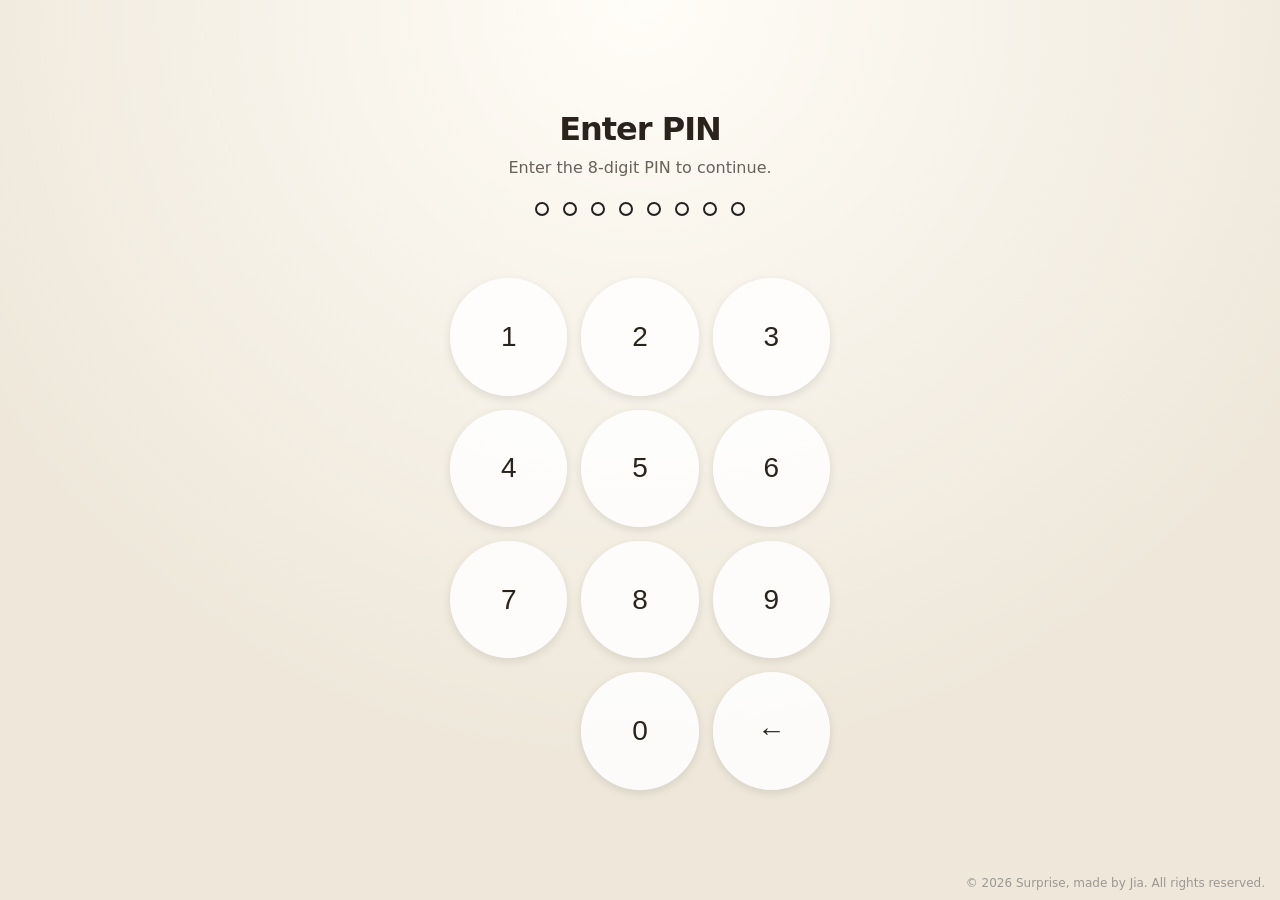
<file: install-pin.html>
<!DOCTYPE html>
<html lang="en">

<head>

    <meta charset="UTF-8">

    <meta
        name="viewport"
        content="width=device-width, initial-scale=1.0"
    >

    <title>Enter PIN</title>

    <link
        rel="stylesheet"
        href="style.css"
    >

</head>


<body>

    <main class="pin-container">

        <div class="pin-card">

            <h1>Enter PIN</h1>

            <p class="pin-subtitle">
                Enter the 8-digit PIN to continue.
            </p>


            <div
                id="installPinDots"
                class="pin-dots"
            >

                <span></span>
                <span></span>
                <span></span>
                <span></span>
                <span></span>
                <span></span>
                <span></span>
                <span></span>

            </div>


            <div
                id="installPinMessage"
                class="pin-message"
            ></div>


            <div class="pin-keypad">

                <button type="button" data-digit="1">1</button>
                <button type="button" data-digit="2">2</button>
                <button type="button" data-digit="3">3</button>

                <button type="button" data-digit="4">4</button>
                <button type="button" data-digit="5">5</button>
                <button type="button" data-digit="6">6</button>

                <button type="button" data-digit="7">7</button>
                <button type="button" data-digit="8">8</button>
                <button type="button" data-digit="9">9</button>

                <button
                    type="button"
                    class="empty-button"
                    disabled
                ></button>

                <button type="button" data-digit="0">0</button>

                <button
                    type="button"
                    id="installDeleteButton"
                >
                    ←
                </button>

            </div>

        </div>

    </main>


    <footer class="copyright">
        © 2026 Surprise, made by Jia.
        All rights reserved.
    </footer>


    <script src="install-pin.js"></script>

</body>

</html>
</file>
<file: style.css>
* {
    box-sizing: border-box;
}


body {
    margin: 0;

    font-family:
        system-ui,
        -apple-system,
        BlinkMacSystemFont,
        "Segoe UI",
        sans-serif;

    min-height: 100vh;

    color: #29231c;

    background:
        radial-gradient(
            circle at 50% 0%,
            #fffdf7 0%,
            #eee7da 70%
        );
}


.app {
    width:
        min(
            1000px,
            100%
        );

    margin:
        auto;

    padding:
        30px
        20px
        60px;
}


/* =========================
   HEADER
========================= */

header {
    text-align:
        center;
}


h1 {
    margin:
        0
        0
        20px;

    font-size:
        clamp(
            32px,
            6vw,
            48px
        );

    letter-spacing:
        -1px;
}


.stats {
    display:
        flex;

    justify-content:
        center;

    gap:
        12px;

    flex-wrap:
        wrap;
}


.stats div {
    display:
        flex;

    align-items:
        center;

    gap:
        7px;

    background:
        rgba(
            255,
            255,
            255,
            .85
        );

    border:
        1px solid
        #ddd5c8;

    border-radius:
        999px;

    padding:
        8px
        16px;

    font-weight:
        750;

    box-shadow:
        0
        3px
        10px
        rgba(
            0,
            0,
            0,
            .06
        );
}


/* =========================
   STAT ICONS
========================= */

.stat-icon {
    display:
        inline-flex;

    width:
        17px;

    height:
        17px;

    flex-shrink:
        0;
}


.stat-icon svg {
    width:
        100%;

    height:
        100%;

    fill:
        none;

    stroke:
        #29231c;

    stroke-width:
        1.8;

    stroke-linecap:
        round;

    stroke-linejoin:
        round;
}


/* =========================
   JAR AREA
========================= */

#jarSection {

    position: relative;

    min-height:
        620px;

    display:
        flex;

    flex-direction:
        column;

    align-items:
        center;

    justify-content:
        center;
}


/* =========================
   JAR
========================= */

.jar {

    width:
        min(
            380px,
            82vw
        );

    height:
        470px;

    position:
        relative;

    cursor:
        pointer;

    user-select:
        none;

    -webkit-tap-highlight-color:
        transparent;

    transition:
        transform
        .2s
        ease;

    filter:
        drop-shadow(
            0
            25px
            25px
            rgba(
                30,
                25,
                15,
                .18
            )
        );
}


.jar:hover {
    transform:
        translateY(-4px);
}


.jar:active {
    transform:
        scale(.98);
}


/* =========================
   JAR GLASS
========================= */

.jar-glass {

    position:
        absolute;

    left:
        5%;

    right:
        5%;

    top:
        75px;

    bottom:
        10px;

    border:
        5px solid
        rgba(
            105,
            125,
            130,
            .38
        );

    border-top:
        0;

    border-radius:
        28px
        28px
        75px
        75px;

    background:
        linear-gradient(
            90deg,
            rgba(
                255,
                255,
                255,
                .42
            ),
            rgba(
                180,
                220,
                230,
                .10
            ),
            rgba(
                255,
                255,
                255,
                .35
            )
        );

    box-shadow:

        inset
        20px
        0
        25px
        rgba(
            255,
            255,
            255,
            .45
        ),

        inset
        -18px
        0
        25px
        rgba(
            50,
            70,
            80,
            .12
        );

    z-index:
        5;

    pointer-events:
        none;
}


/* =========================
   GLASS REFLECTION
========================= */

.glass-highlight {

    position:
        absolute;

    left:
        25px;

    top:
        25px;

    bottom:
        45px;

    width:
        20px;

    border-radius:
        50%;

    background:
        rgba(
            255,
            255,
            255,
            .35
        );

    filter:
        blur(
            5px
        );
}


/* =========================
   JAR NECK
========================= */

.jar-neck {

    position:
        absolute;

    z-index:
        4;

    left:
        10%;

    right:
        10%;

    top:
        58px;

    height:
        45px;

    border:
        5px solid
        rgba(
            100,
            120,
            125,
            .4
        );

    border-radius:
        12px;

    background:
        rgba(
            255,
            255,
            255,
            .25
        );
}


/* =========================
   METAL LID
========================= */

.jar-lid {

    position:
        absolute;

    z-index:
        10;

    top:
        15px;

    left:
        8%;

    width:
        84%;

    height:
        70px;

    border:
        4px solid
        #555;

    border-radius:
        14px;

    background:
        linear-gradient(
            to bottom,
            #c6c6c6,
            #929292
        );

    box-shadow:

        0
        8px
        10px
        rgba(
            0,
            0,
            0,
            .28
        ),

        inset
        0
        5px
        4px
        rgba(
            255,
            255,
            255,
            .45
        );

    transition:
        transform
        .55s
        cubic-bezier(
            .2,
            .8,
            .3,
            1
        );
}


.lid-highlight {

    position:
        absolute;

    left:
        8%;

    right:
        8%;

    top:
        10px;

    height:
        7px;

    border-radius:
        10px;

    background:
        rgba(
            255,
            255,
            255,
            .5
        );
}


/* =========================
   NOTES
========================= */

.jar-notes {

    position:
        absolute;

    z-index:
        3;

    left:
        12%;

    right:
        12%;

    top:
        100px;

    bottom:
        35px;

    overflow:
        hidden;

    border-radius:
        20px
        20px
        55px
        55px;
}


.mini-note {

    position:
        absolute;

    width:
        54px;

    height:
        48px;

    box-shadow:
        2px
        4px
        7px
        rgba(
            0,
            0,
            0,
            .20
        );

    transform:
        rotate(
            var(--rotation)
        );

    transition:
        transform
        .3s;
}


/* folded corner */

.mini-note::after {

    content:
        "";

    position:
        absolute;

    right:
        0;

    top:
        0;

    width:
        12px;

    height:
        12px;

    background:
        rgba(
            255,
            255,
            255,
            .35
        );

    clip-path:
        polygon(
            100% 0,
            100% 100%,
            0 0
        );
}


/* =========================
   COLOURS
========================= */

.orange {
    background:
        #f6b26b;
}


.pink {
    background:
        #f5a6c8;
}


.white {
    background:
        #ffffff;
}


.beige {
    background:
        #f3e5c8;
}


.light-blue {
    background:
        #9dd9ee;
}


.green {
    background:
        #9bd18b;
}


.purple {
    background:
        #c5a3e6;
}


.red {
    background:
        #ef7777;
}


/* =========================
   HEART STICKER
========================= */

.heart-sticker {

    position:
        absolute;

    z-index:
        8;

    /*
       Upper-right area
       of the jar
    */

    right:
        22%;

    top:
        155px;

    width:
        48px;

    height:
        48px;

    display:
        flex;

    align-items:
        center;

    justify-content:
        center;

    background:
        #ef7777;

    color:
        white;

    font-size:
        27px;

    line-height:
        1;

    border-radius:
        50%;

    border:
        2px solid
        rgba(
            255,
            255,
            255,
            .65
        );

    box-shadow:
        2px
        4px
        7px
        rgba(
            0,
            0,
            0,
            .20
        );

    transform:
        rotate(
            18deg
        );

    pointer-events:
        none;
}


/* =========================
   JAR BOTTOM
========================= */

.jar-bottom {

    position:
        absolute;

    z-index:
        6;

    left:
        12%;

    right:
        12%;

    bottom:
        0;

    height:
        30px;

    border-radius:
        50%;

    background:
        rgba(
            110,
            125,
            130,
            .20
        );

    pointer-events:
        none;
}


/* =========================
   SHAKE
========================= */

.jar.shaking {

    animation:
        jarShake
        .7s
        ease-in-out;
}


@keyframes jarShake {

    0% {
        transform:
            rotate(0);
    }

    10% {
        transform:
            rotate(-3deg);
    }

    20% {
        transform:
            rotate(3deg);
    }

    30% {
        transform:
            rotate(-4deg);
    }

    40% {
        transform:
            rotate(4deg);
    }

    50% {
        transform:
            rotate(-3deg);
    }

    60% {
        transform:
            rotate(3deg);
    }

    70% {
        transform:
            rotate(-2deg);
    }

    80% {
        transform:
            rotate(2deg);
    }

    100% {
        transform:
            rotate(0);
    }
}


/* =========================
   LID OPEN
========================= */

.jar.lid-open .jar-lid {

    transform:
        translateY(
            -65px
        )
        rotate(
            -12deg
        );
}


/* =========================
   STATUS
========================= */

#status {

    margin:
        0
        0
        12px;

    opacity:
        .6;

    text-align:
        center;

    font-weight:
        600;
}


/* =========================
   JAR ACTION BUTTONS
========================= */

#collectionLinkSection {

    display:
        flex;

    flex-direction:
        column;

    align-items:
        center;

    justify-content:
        center;

    gap:
        10px;

    margin-top:
        20px;
}


/* =========================
   ACTION BUTTONS
========================= */

#collectionButton,
#resetButton {

    display:
        flex;

    align-items:
        center;

    justify-content:
        center;

    gap:
        9px;

    margin:
        0;

    width:
        max-content;

    border:
        0;

    background:
        #29231c;

    color:
        white;

    font-size:
        16px;

    font-weight:
        800;

    padding:
        12px
        24px;

    border-radius:
        12px;

    cursor:
        pointer;

    transition:
        transform
        .15s
        ease,
        opacity
        .15s
        ease;
}


#collectionButton:hover,
#resetButton:hover {

    transform:
        translateY(-2px);
}


#resetButton:disabled {

    opacity:
        .5;

    cursor:
        not-allowed;

    transform:
        none;
}


/* =========================
   BUTTON ICONS
========================= */

.button-icon {

    display:
        inline-flex;

    width:
        19px;

    height:
        19px;

    flex-shrink:
        0;
}


.button-icon svg {

    width:
        100%;

    height:
        100%;

    fill:
        none;

    stroke:
        currentColor;

    stroke-width:
        1.8;

    stroke-linecap:
        round;

    stroke-linejoin:
        round;
}


/* =========================
   COLLECTION CATEGORIES
========================= */

#categoryButtons {

    display:
        flex;

    justify-content:
        center;

    gap:
        10px;

    flex-wrap:
        wrap;

    margin-bottom:
        30px;
}


.category-button {

    border:
        1px solid
        #ddd5c8;

    color:
        #29231c;

    padding:
        9px
        16px;

    border-radius:
        999px;

    font-size:
        15px;

    font-weight:
        700;

    cursor:
        pointer;
}


/* =========================
   CATEGORY FILTER COLOURS
========================= */

.category-button.orange {
    background:
        #f6b26b;
}


.category-button.pink {
    background:
        #f5a6c8;
}


.category-button.green {
    background:
        #9bd18b;
}


.category-button.beige {
    background:
        #f3e5c8;
}


.category-button.light-blue {
    background:
        #9dd9ee;
}


.category-button.red {
    background:
        #ef7777;
}


.category-button.purple {
    background:
        #c5a3e6;
}


/* =========================
   SELECTED CATEGORY
========================= */

.category-button.active {

    background:
        #29231c !important;

    color:
        white !important;
}


/* =========================
   ALL BUTTON
========================= */

#categoryButtons .all-button {

    background:
        white;

    color:
        #000000;
}


#categoryButtons .all-button.active {

    background:
        #29231c !important;

    color:
        white !important;
}


/* =========================
   COLLECTION GRID
========================= */

#collectionGrid {

    display:
        grid;

    grid-template-columns:
        repeat(
            auto-fill,
            minmax(
                180px,
                1fr
            )
        );

    gap:
        20px;
}


.collection-note {
    position: relative;
    width: 100%;
    min-height: 150px;
    padding: 20px;
    box-sizing: border-box;
    box-shadow:
        4px
        7px
        12px
        rgba(
            0,
            0,
            0,
            .18
        );
    transform:
        rotate(
            var(--rotation)
        );
    cursor: pointer;
    transition: .2s;
}

.collection-note:hover {
    transform:
        rotate(0)
        translateY(-5px);
}


/* =========================
   NOTE TEXT
========================= */

.note-category {

    font-size:
        20px;

    font-weight:
        800;

    text-decoration:
        underline;

    text-underline-offset:
        4px;

    color:
        #000000;

    opacity:
        1;

    margin-bottom:
        30px;
}


.note-message {

    font-weight:
        400;

    line-height:
        1.4;
}


/* =========================
   MODAL
========================= */

.modal {

    position:
        fixed;

    inset:
        0;

    background:
        rgba(
            20,
            17,
            13,
            .65
        );

    display:
        none;

    align-items:
        center;

    justify-content:
        center;

    padding:
        20px;

    z-index:
        2500;
}


.modal.visible {

    display:
        flex;
}


.big-note {

    width:
        min(
            430px,
            90vw
        );

    min-height:
        320px;

    padding:
        45px
        35px;

    position:
        relative;

    box-shadow:
        8px
        15px
        30px
        rgba(
            0,
            0,
            0,
            .35
        );

    transform:
        rotate(-2deg);

    animation:
        noteAppear
        .35s
        ease;

    cursor:
        pointer;

    transition:
        transform
        .15s
        ease;
}


.big-note:hover {

    transform:
        rotate(-2deg)
        scale(1.02);
}


.big-note:active {

    transform:
        rotate(-2deg)
        scale(.98);
}

#noteCategory,
#jar2NoteCategory {

    font-size:
        28px;

    font-weight:
        800;

    text-transform:
        none;

    text-decoration:
        underline;

    text-underline-offset:
        4px;

    letter-spacing:
        0;

    color:
        #29231c;

    opacity:
        1;

    margin-bottom:
        30px;
}


#noteText,
#jar2NoteText {

    font-size:
        28px;

    line-height:
        1.35;

    font-weight:
        400;

    margin-bottom:
        35px;
}


#closeButton {

    background:
        #29231c;

    color:
        white;

    border:
        0;

    border-radius:
        10px;

    padding:
        12px
        18px;

    font-weight:
        700;

    cursor:
        pointer;
}


@keyframes noteAppear {

    from {

        opacity:
            0;

        transform:
            scale(.7)
            rotate(8deg);
    }

    to {

        opacity:
            1;

        transform:
            scale(1)
            rotate(-2deg);
    }
}


/* =========================
   BACK TO JAR
========================= */

#backToJarButton {

    display:
        flex;

    align-items:
        center;

    justify-content:
        center;

    gap:
        9px;

    width:
        max-content;

    border:
        0;

    background:
        #29231c;

    color:
        white;

    padding:
        12px
        24px;

    border-radius:
        12px;

    font-size:
        16px;

    font-weight:
        800;

    cursor:
        pointer;

    margin-bottom:
        20px;

    transition:
        transform
        .15s
        ease,
        opacity
        .15s
        ease;
}


#backToJarButton:hover {

    transform:
        translateY(-2px);
}

/* =========================
   COPYRIGHT
========================= */


.copyright {
    position: fixed;
    bottom: 10px;
    right: 15px;
    font-size: 12px;
    color: #777;
    opacity: 0.7;
    z-index: 10;
    pointer-events: none;
}


/* =========================
   MOBILE COPYRIGHT
========================= */

@media (max-width: 600px) {

    .copyright {
        position: static;
        display: block;
        width: 100%;
        margin-top: 25px;
        padding-bottom: 10px;
        text-align: center;
    }

}

/* =========================
   MOBILE
========================= */

@media(max-width:600px) {

    .app {

        padding:
            20px
            12px
            40px;
    }


    #jarSection {

        min-height:
            0;

        padding:
            10px
            0;

    }


    .jar {

        width:
            min(
                300px,
                75vw
            );

        height:
            min(
                330px,
                52vh
            );

    }


    .jar-notes {

        top:
            90px;

        bottom:
            25px;
    }


    .mini-note {

        width:
            43px;

        height:
            38px;
    }


    #noteText {

        font-size:
            23px;
    }


    .note-category {

        font-size:
            17px;

        font-weight:
            900;

        text-transform:
            none;

        text-decoration:
            underline;

        text-underline-offset:
            3px;

        letter-spacing:
            0;

        color:
            #000000;

        opacity:
            1;

        margin-bottom:
            15px;
    }


    #collectionLinkSection {

        flex-direction:
            column;

        align-items:
            center;
    }


    #collectionButton,
    #resetButton {

        display:
            flex;

        margin:
            0;
    }


    .heart-sticker {

        right:
            22%;

        top:
            130px;

        width:
            40px;

        height:
            40px;

        font-size:
            23px;

        transform:
            rotate(
                18deg
            );
    }

}

/* =========================
   PIN DOTS
========================= */

.pin-dots {
    display: flex;
    justify-content: center;
    align-items: center;
    gap: 14px;
    margin: 25px 0 15px;
}

.pin-dots span {
    width: 14px;
    height: 14px;
    border: 2px solid #222;
    border-radius: 50%;
    background: transparent;
    display: block;
    transition: background-color 0.15s ease;
}

.pin-dots span.filled {
    background: #222;
}

/* =========================
   NOTE IMAGE
========================= */

.note-image {
    display: block;
    width: 100%;
    height: auto;
    max-height: 100%;
    object-fit: contain;
}

.collection-note .note-message {
    overflow: hidden;
}

.collection-note-image {
    display: block;
    width: 100%;
    height: 100%;
    object-fit: contain;
    padding: 8px;
    box-sizing: border-box;
}

/* =========================
   OG BUTTON
========================= */

#ogButton,
#jar2Button {
    position: fixed;

    left: 15px;
    bottom: 45px;

    width: 55px;
    height: 55px;

    padding: 0;

    border: none;
    border-radius: 50%;

    background: white;
    color: #29231c;

    font-size: 16px;
    font-weight: 800;

    cursor: pointer;

    display: flex;
    align-items: center;
    justify-content: center;

    box-shadow:
        0 4px 10px
        rgba(0, 0, 0, .20);

    z-index: 1500;

    transition:
        transform .15s ease,
        opacity .15s ease;
}

#ogButton img,
#jar2Button img {
    width: 55px;
    height: 55px;

    object-fit: contain;

    display: block;

    pointer-events: none;
}

#ogButton:hover,
#jar2Button:hover {
    transform: translateY(-2px);
}

#ogButton:active,
#jar2Button:active {
    transform: scale(.95);
}

/* =========================
   OG PHOTO OVERLAY
========================= */

#ogOverlay {
    position: fixed;

    inset: 0;

    background: rgba(20, 17, 13, .75);

    display: none;

    align-items: center;
    justify-content: center;

    padding: 20px;

    z-index: 2000;

    cursor: pointer;
}


#ogOverlay.visible {
    display: flex;
}


#ogImage {
    display: block;

    max-width: 90vw;
    max-height: 85vh;

    width: auto;
    height: auto;

    object-fit: contain;

    border-radius: 8px;

    box-shadow:
        0 15px 40px
        rgba(0, 0, 0, .40);

    cursor: pointer;
}

/* =========================
   OG BUTTON FINAL POSITION
========================= */

#ogButton {
    position: fixed !important;

    left: 15px !important;
    right: auto !important;

    bottom: 45px !important;

    width: 55px;
    height: 55px;

    border: 1px solid #ddd5c8;
    border-radius: 50%;

    background: white;
    color: #29231c;

    padding: 0;
}

#jar2Button {
    position: fixed !important;

    left: auto !important;
    right: 15px !important;

    bottom: 45px !important;

    width: 55px;
    height: 55px;

    border: 1px solid #ddd5c8;
    border-radius: 50%;

    background: white;
    color: #29231c;

    padding: 0;
}

@media (max-width: 600px) {

    #ogButton,
    #jar2Button {
        bottom: 70px !important;
    }

}

/* =========================
   INSTALLED APP OG POSITION
========================= */

@media (display-mode: standalone) {

    #ogButton,
    #jar2Button {
        bottom: calc(
            90px + env(safe-area-inset-bottom)
        ) !important;
    }

}

/* =========================
   COLLECTION SEARCH
========================= */

#collectionSearch {

    display:
        flex;

    justify-content:
        center;

    width:
        100%;

    margin:
        0
        0
        20px;
}


#collectionSearchInput,
#jar2SearchInput {

    width:
        min(
            500px,
            100%
        );

    padding:
        12px
        18px;

    border:
        1px solid
        #ddd5c8;

    border-radius:
        12px;

    background:
        white;

    color:
        #29231c;

    font-family:
        inherit;

    font-size:
        16px;

    outline:
        none;

    box-shadow:
        0
        3px
        10px
        rgba(
            0,
            0,
            0,
            .06
        );
}


#collectionSearchInput:focus,
#jar2SearchInput:focus {

    border-color:
        #29231c;

    box-shadow:
        0
        3px
        12px
        rgba(
            0,
            0,
            0,
            .10
        );
}


#collectionSearchInput::placeholder,
#jar2SearchInput::placeholder {

    color:
        #888;
}

/* =========================
   MOBILE COLLECTION SEARCH
========================= */

@media (max-width: 600px) {

    #collectionSearch {
        width: 100%;
        margin: 0 0 20px;
        padding: 0;
    }

    #collectionSearchInput,
    #jar2SearchInput {
        display: block;
        width: 100%;
        max-width: none;
        min-width: 0;

        box-sizing: border-box;

        -webkit-appearance: none;
        appearance: none;

        font-size: 16px;
        padding: 12px 16px;

        border-radius: 12px;
    }

}

/* =========================
   MOBILE PAGE SCROLLING
========================= */

@media (max-width: 600px) {

    /* =========================
       JAR PAGE
    ========================= */

    html,
    body {

        margin: 0;
        width: 100%;

    }


    body:not(.collection-page):not(.install-page):not(.install-pin-page) {

        height: 100vh;
        overflow: hidden;

    }


    /* =========================
       COLLECTION PAGE
    ========================= */

    html:has(body.collection-page) {

        height: auto;
        overflow-y: auto;
        overflow-x: hidden;

    }


    body.collection-page {

        height: auto;
        min-height: 100vh;

        overflow-y: auto;
        overflow-x: hidden;

    }


    body.collection-page .app {

        min-height: 100vh;
        height: auto;

        padding-bottom: 100px;

    }

}

/* =========================
   INSTALLATION PAGE
========================= */

body.install-page {
    min-height: 100vh;
    height: auto;
    overflow-y: auto;
    overflow-x: hidden;
}

body.install-page .app {
    min-height: 100vh;
    height: auto;
    padding-bottom: 100px;
}



/* =========================
   PHONE STYLE PIN KEYPAD
========================= */

.pin-container {

    min-height:
        100vh;

    display:
        flex;

    align-items:
        center;

    justify-content:
        center;

    padding:
        20px;
}


.pin-card {

    width:
        min(
            380px,
            100%
        );

    text-align:
        center;
}


.pin-card h1 {

    margin:
        0
        0
        10px;

    font-size:
        32px;
}


.pin-subtitle {

    margin:
        0;

    opacity:
        .7;

    font-size:
        16px;
}


/* =========================
   PIN MESSAGE
========================= */

.pin-message {

    min-height:
        24px;

    margin:
        18px
        0
        10px;

    font-weight:
        600;
}


/* =========================
   PHONE KEYPAD
========================= */

.pin-keypad {

    display:
        grid;

    grid-template-columns:
        repeat(
            3,
            1fr
        );

    gap:
        14px;

    width:
        100%;

    margin-top:
        20px;
}


.pin-keypad button {

    aspect-ratio:
        1;

    border:
        none;

    border-radius:
        50%;

    background:
        rgba(
            255,
            255,
            255,
            .85
        );

    color:
        #29231c;

    font-size:
        28px;

    font-weight:
        500;

    cursor:
        pointer;

    box-shadow:
        0
        3px
        10px
        rgba(
            0,
            0,
            0,
            .10
        );

    transition:
        transform
        .1s
        ease,
        background
        .1s
        ease;
}


.pin-keypad button:hover {

    transform:
        scale(
            1.05
        );
}


.pin-keypad button:active {

    transform:
        scale(
            .92
        );

    background:
        #ddd5c8;
}


.pin-keypad button:disabled {

    cursor:
        default;

    opacity:
        .45;
}


/* =========================
   EMPTY KEYPAD SPACE
========================= */

.pin-keypad .empty-button {

    visibility:
        hidden;

    pointer-events:
        none;
}


/* =========================
   DELETE BUTTON
========================= */

#deleteButton,
#setupDeleteButton {

    background:
        transparent;

    box-shadow:
        none;

    font-size:
        30px;

    font-weight:
        400;
}


/* =========================
   MOBILE
========================= */

@media (
    max-width:
    600px
) {

    .pin-container {

        padding:
            20px
            35px;
    }


    .pin-card {

        width:
            100%;
    }


    .pin-keypad {

        gap:
            16px;
    }


    .pin-keypad button {

        font-size:
            30px;
    }

}

/*PIN not section, focus/tap effect*/
.pin-keypad button {
    -webkit-tap-highlight-color: transparent;
    outline: none;
    user-select: none;
}

.pin-keypad button:focus,
.pin-keypad button:focus-visible {
    outline: none;
    box-shadow: none;
}

.pin-keypad button:active {
    outline: none;
    box-shadow: none;
}

.stat-emoji {
    width: 20px;
    height: 20px;
    object-fit: contain;
    display: block;
    flex-shrink: 0;
}

.title-emoji {
    width: 40px;
    height: 40px;
    object-fit: contain;
    display: inline-block;
    vertical-align: middle;
    margin-right: 8px;
}

#jar2NoteDate {
    position: absolute;
    right: 18px;
    bottom: 14px;
    font-size: 12px;
    color: #000;
    opacity: 0.65;
}

/* =========================
   JAR 2 COLLECTION
========================= */

.collection-top {
    display: flex;
    justify-content: flex-start;
    margin: 0 0 20px;
}

#jar2BackButton {
    display: flex;
    align-items: center;
    justify-content: center;
    gap: 9px;
    width: max-content;
    border: 0;
    background: #29231c;
    color: white;
    padding: 12px 24px;
    border-radius: 12px;
    font-size: 16px;
    font-weight: 800;
    cursor: pointer;
    margin-bottom: 20px;
    transition:
        transform .15s ease,
        opacity .15s ease;
}

#jar2BackButton:hover {
    transform: translateY(-2px);
}

#jar2CategoryFilters {
    display: flex;
    flex-wrap: wrap;
    justify-content: center;
    gap: 8px;
    margin: 0 auto 25px;
    max-width: 800px;
}


#jar2CategoryFilters .category-button {
    border: none;
    border-radius: 20px;
    padding: 7px 14px;
    cursor: pointer;
    font: inherit;
}


#jar2CategoryFilters .category-button.active {
    background: #29231c;
    color: white;
}


/* =========================
   JAR 2 COLLECTION GRID
========================= */

#jar2CollectionGrid {

    display:
        grid;

    grid-template-columns:

        repeat(
            auto-fill,

            minmax(
                180px,
                1fr
            )
        );

    gap:
        20px;

}


.collection-note {
    position: relative;
    min-height: 150px;
    padding: 20px;
    box-sizing: border-box;
    cursor: pointer;
    transform: rotate(
        var(--rotation, 0deg)
    );
    box-shadow:
        2px 3px 8px rgba(0,0,0,0.15);
}


.collection-note:hover {
    transform:
        rotate(0deg)
        scale(1.03);
}


.collection-note-title {

    font-size:
        20px;

    font-weight:
        800;

    text-decoration:
        underline;

    text-underline-offset:
        4px;

    color:
        #000000;

    opacity:
        1;

    margin-bottom:
        30px;

}



.collection-note-text {

    font-weight:
        400;

    line-height:
        1.4;

    color:
        #29231c;

}


.collection-note-image {
    width: 100%;
    height: auto;
    display: block;
}


.collection-note-date {
    position: absolute;
    right: 10px;
    bottom: 8px;
    font-size: 10px;
    color: #000;
    opacity: 0.65;
}


.collection-empty {
    display: none;
    text-align: center;
    margin: 40px 0;
}


#jar2CollectionNoteDate {
    position: absolute;
    right: 18px;
    bottom: 14px;
    font-size: 12px;
    color: #000;
    opacity: 0.65;
}

/* =========================
   JAR 2 SWITCH BUTTONS
========================= */

#jar1Button,
#jar2SwitchButton {
    position: fixed;
    bottom: 45px;
    width: 55px;
    height: 55px;
    padding: 0;
    border: 1px solid #ddd5c8;
    border-radius: 50%;
    background: white;
    color: #29231c;
    cursor: pointer;
    display: flex;
    align-items: center;
    justify-content: center;
    box-shadow:
        0 4px 10px
        rgba(0, 0, 0, .20);
    z-index: 1500;
    transition:
        transform .15s ease,
        opacity .15s ease;
}

#jar1Button {
    left: 15px;
}

#jar2SwitchButton {
    right: 15px;
}

#jar1Button img,
#jar2SwitchButton img {
    width: 55px;
    height: 55px;
    object-fit: contain;
    display: block;
    pointer-events: none;
}

#jar1Button:hover,
#jar2SwitchButton:hover {
    transform: translateY(-2px);
}

#jar1Button:active,
#jar2SwitchButton:active {
    transform: scale(.95);
}

@media (max-width: 600px) {

    #jar1Button,
    #jar2SwitchButton {
        bottom: 70px;
    }

}

@media (display-mode: standalone) {

    #jar1Button,
    #jar2SwitchButton {
        bottom:
            calc(
                90px +
                env(safe-area-inset-bottom)
            );
    }

}

/* =========================================================
   JAR 2 — MATCH ORIGINAL JAR APPEARANCE
========================================================= */

/* Jar 2 status */
#jar2Status {
    margin:
        0
        0
        12px;

    opacity:
        .6;

    text-align:
        center;

    font-weight:
        600;
}


/* Jar 2 collection / reset buttons */
#jar2CollectionButton,
#jar2ResetButton {
    display:
        flex;

    align-items:
        center;

    justify-content:
        center;

    gap:
        9px;

    margin:
        0;

    width:
        max-content;

    border:
        0;

    background:
        #29231c;

    color:
        white;

    font-size:
        16px;

    font-weight:
        800;

    padding:
        12px
        24px;

    border-radius:
        12px;

    cursor:
        pointer;

    transition:
        transform
        .15s
        ease,

        opacity
        .15s
        ease;
}


#jar2CollectionButton:hover,
#jar2ResetButton:hover {
    transform:
        translateY(-2px);
}


#jar2ResetButton:disabled {
    opacity:
        .5;

    cursor:
        not-allowed;

    transform:
        none;
}


/* Jar 2 section positioning */
.jar2-page #jarSection {
    position:
        relative;

    min-height:
        620px;

    display:
        flex;

    flex-direction:
        column;

    align-items:
        center;

    justify-content:
        center;
}


/* Make Jar 2 exactly the same physical size */
.jar2-page .jar {
    width:
        min(
            380px,
            82vw
        );

    height:
        470px;
}


/* Make Jar 2 notes use exactly the same positioning */
.jar2-page .jar-notes {
    left:
        12%;

    right:
        12%;

    top:
        100px;

    bottom:
        35px;

    border-radius:
        20px
        20px
        55px
        55px;
}


/* Jar 2 heart stays on top of the glass */
.jar2-page .heart-sticker {
    z-index:
        8;
}


/* Jar 2 buttons */
.jar2-page #jar1Button,
.jar2-page #jar2SwitchButton {
    position:
        fixed;

    bottom:
        45px;

    width:
        55px;

    height:
        55px;

    padding:
        0;

    border:
        1px solid
        #ddd5c8;

    border-radius:
        50%;

    background:
        white;

    cursor:
        pointer;

    display:
        flex;

    align-items:
        center;

    justify-content:
        center;

    box-shadow:
        0
        4px
        10px
        rgba(
            0,
            0,
            0,
            .20
        );

    z-index:
        1500;

    transition:
        transform
        .15s
        ease,

        opacity
        .15s
        ease;
}


.jar2-page #jar1Button {
    left:
        15px;
}


.jar2-page #jar2SwitchButton {
    right:
        15px;
}


.jar2-page #jar1Button img,
.jar2-page #jar2SwitchButton img {
    width:
        55px;

    height:
        55px;

    object-fit:
        contain;

    display:
        block;

    pointer-events:
        none;
}


.jar2-page #jar1Button:hover,
.jar2-page #jar2SwitchButton:hover {
    transform:
        translateY(-2px);
}


.jar2-page #jar1Button:active,
.jar2-page #jar2SwitchButton:active {
    transform:
        scale(.95);
}

/* =========================
   JAR 2 BIG NOTES
   DRAW + COLLECTION
   MATCH JAR 1
========================= */

#jar2BigNote,
#jar2CollectionBigNote {
    width: min(430px, 90vw);
    min-height: 320px;
    padding: 45px 35px;
    position: relative;
    box-shadow:
        8px 15px 30px
        rgba(0, 0, 0, .35);
    transform: rotate(-2deg);
    animation:
        noteAppear
        .35s
        ease;
    cursor: pointer;
    transition:
        transform
        .15s
        ease;
}

#jar2BigNote:hover,
#jar2CollectionBigNote:hover {
    transform:
        rotate(-2deg)
        scale(1.02);
}

#jar2BigNote:active,
#jar2CollectionBigNote:active {
    transform:
        rotate(-2deg)
        scale(.98);
}


/* =========================
   CATEGORY
========================= */

#jar2NoteCategory,
#jar2CollectionNoteCategory {
    font-size: 28px;
    font-weight: 800;
    text-transform: none;
    text-decoration: underline;
    text-underline-offset: 4px;
    letter-spacing: 0;
    color: #29231c;
    opacity: 1;
    margin-bottom: 30px;
}


/* =========================
   TEXT
========================= */

#jar2NoteText,
#jar2CollectionNoteText {
    font-size: 28px;
    line-height: 1.35;
    font-weight: 400;
    margin-bottom: 35px;
}


/* =========================
   DATE
========================= */

#jar2NoteDate,
#jar2CollectionNoteDate {
    position: absolute;
    right: 18px;
    bottom: 14px;
    font-size: 12px;
    color: #000;
    opacity: 0.65;
}

/* =========================
   JAR 2 GOLD LID
========================= */

.jar2-page .jar-lid {
    background: linear-gradient(
        135deg,
        #fff4b0 0%,
        #d4af37 35%,
        #f5d76e 55%,
        #b8860b 100%
    );
}

/* =========================
   LOGIN PAGE
========================= */

#loginForm {
    width: min(
        420px,
        100%
    );

    margin:
        30px
        auto
        0;
}


#loginForm input {
    width:
        100%;

    min-height:
        56px;

    padding:
        14px
        18px;

    font-family:
        inherit;

    font-size:
        18px;

    color:
        #29231c;

    background:
        white;

    border:
        1px solid
        #ddd5c8;

    border-radius:
        12px;

    outline:
        none;

    box-shadow:
        0
        3px
        10px
        rgba(
            0,
            0,
            0,
            .06
        );
}


#loginForm input:focus {
    border-color:
        #29231c;

    box-shadow:
        0
        3px
        12px
        rgba(
            0,
            0,
            0,
            .10
        );
}


#loginForm button {
    width:
        100%;

    min-height:
        56px;

    margin-top:
        10px;

    padding:
        14px
        20px;

    border:
        0;

    border-radius:
        12px;

    background:
        #29231c;

    color:
        white;

    font-family:
        inherit;

    font-size:
        18px;

    font-weight:
        800;

    cursor:
        pointer;

    transition:
        transform
        .15s
        ease,
        opacity
        .15s
        ease;
}


#loginForm button:hover {
    transform:
        translateY(-2px);
}


#loginForm button:disabled {
    opacity:
        .6;

    cursor:
        not-allowed;

    transform:
        none;
}


/* =========================
   MOBILE LOGIN
========================= */

@media (
    max-width:
    600px
) {

    #loginForm {
        width:
            100%;

        margin-top:
            25px;
    }


    #loginForm input {
        min-height:
            60px;

        font-size:
            18px;

        padding:
            16px
            18px;
    }


    #loginForm button {
        min-height:
            60px;

        font-size:
            19px;
    }

}

/* =========================
   MOBILE JAR 2
   MATCH JAR 1 SIZE
========================= */

@media (max-width: 600px) {

    .jar2-page #jarSection {

        min-height:
            0;

        padding:
            10px
            0;

    }


    .jar2-page .jar {

        width:
            min(
                300px,
                75vw
            );

        height:
            min(
                330px,
                52vh
            );

    }


    .jar2-page .jar-notes {

        top:
            90px;

        bottom:
            25px;

    }

}

/* =========================
   MOBILE BIG NOTES
   ONLY SHRINK LONG NOTES
========================= */

@media (max-width: 600px) {

    #jar2BigNote,
    #jar2CollectionBigNote,
    .big-note {
        width: calc(100vw - 30px);
        max-width: 430px;
        max-height: calc(100vh - 40px);
        min-height: 0;
        height: auto;
        padding: 28px 22px;
        overflow-y: auto;
    }

    /* NORMAL NOTES: completely unchanged */
    #jar2NoteText,
    #jar2CollectionNoteText,
    #noteText {
        font-size: 28px;
        line-height: 1.35;
        margin-bottom: 35px;
    }

    /* 251–450 characters */
    .big-note.note-long #noteText,
    #jar2BigNote.note-long #jar2NoteText,
    #jar2CollectionBigNote.note-long #jar2CollectionNoteText {
        font-size: 20px;
    }

    /* 451+ characters */
    .big-note.note-very-long #noteText,
    #jar2BigNote.note-very-long #jar2NoteText,
    #jar2CollectionBigNote.note-very-long #jar2CollectionNoteText {
        font-size: 17px;
    }
}

@media (max-width: 600px) {

    .big-note.note-long {
        font-size: 0.92em;
    }

    .big-note.note-very-long {
        font-size: 0.82em;
    }

}

/* =========================================================
   INSTALLATION PAGE
========================================================= */

.install-page {
    min-height: 100vh;
    overflow-x: hidden;
}


.install-app {
    width: min(700px, 100%);
    margin: 0 auto;
    padding: 35px 20px 80px;
}


/* =========================
   INSTALL HEADER
========================= */

.install-header {
    text-align: center;
    margin-bottom: 35px;
}


.install-header h1 {
    margin: 0 0 15px;
    font-size: clamp(
        34px,
        8vw,
        48px
    );
    letter-spacing: -1px;
}


.install-welcome {
    margin: 0 0 12px;
    font-size: 24px;
    font-weight: 800;
}


.install-intro {
    max-width: 520px;
    margin: 0 auto;
    font-size: 17px;
    line-height: 1.5;
    opacity: .75;
}


/* =========================
   INSTALLATION STEPS
========================= */

.install-steps {
    display: flex;
    flex-direction: column;
    gap: 16px;
}


/* =========================
   INSTALL CARD
========================= */

.install-card {
    position: relative;

    display: flex;
    align-items: flex-start;

    gap: 18px;

    padding: 22px;

    background: rgba(
        255,
        255,
        255,
        .88
    );

    border: 1px solid #ddd5c8;

    border-radius: 18px;

    box-shadow:
        0 4px 14px
        rgba(
            0,
            0,
            0,
            .07
        );
}


.install-card:nth-child(1) {
    transform: rotate(-.5deg);
}


.install-card:nth-child(2) {
    transform: rotate(.5deg);
}


.install-card:nth-child(3) {
    transform: rotate(-.4deg);
}


.install-card:nth-child(4) {
    transform: rotate(.4deg);
}


.install-card:nth-child(5) {
    transform: rotate(-.5deg);
}


/* =========================
   NUMBER
========================= */

.install-number {
    flex-shrink: 0;

    width: 42px;
    height: 42px;

    display: flex;
    align-items: center;
    justify-content: center;

    border-radius: 50%;

    background: #29231c;
    color: white;

    font-size: 20px;
    font-weight: 800;
}


/* =========================
   CARD CONTENT
========================= */

.install-card-content {
    flex: 1;
}


.install-card h2 {
    margin: 2px 0 8px;

    font-size: 20px;
    line-height: 1.25;

    color: #29231c;
}


.install-card p {
    margin: 0;

    font-size: 16px;
    line-height: 1.5;

    color: #29231c;
    opacity: .78;
}


.install-card strong {
    color: #29231c;
}


/* =========================
   SHARE ICON
========================= */

.install-share-icon {
    width: 42px;
    height: 42px;

    margin-top: 14px;

    display: flex;
    align-items: center;
    justify-content: center;

    border: 2px solid #29231c;
    border-radius: 50%;

    font-size: 25px;
    font-weight: 800;
}


/* =========================
   HEART
========================= */

.install-heart {
    margin-top: 12px;
    font-size: 28px;
}


/* =========================
   READY MESSAGE
========================= */

.install-ready {
    text-align: center;

    margin:
        35px
        auto
        25px;

    max-width: 500px;
}


.install-ready h2 {
    margin:
        0
        0
        10px;

    font-size: 25px;
}


.install-ready p {
    margin: 0;

    font-size: 16px;
    line-height: 1.5;

    opacity: .75;
}


/* =========================
   START BUTTON
========================= */

.install-start-section {
    display: flex;
    justify-content: center;

    margin-top: 25px;
}


.install-start-button {
    display: flex;
    align-items: center;
    justify-content: center;

    gap: 10px;

    width: min(
        360px,
        100%
    );

    min-height: 58px;

    padding:
        14px
        24px;

    border-radius: 14px;

    background: #29231c;
    color: white;

    text-decoration: none;

    font-family: inherit;
    font-size: 18px;
    font-weight: 800;

    box-shadow:
        0 5px 14px
        rgba(
            0,
            0,
            0,
            .18
        );

    transition:
        transform .15s ease,
        opacity .15s ease;
}


.install-start-button:hover {
    transform:
        translateY(-2px);
}


.install-start-button:active {
    transform:
        scale(.97);
}


/* =========================
   MOBILE INSTALL PAGE
========================= */

@media (max-width: 600px) {

    .install-app {
        padding:
            25px
            14px
            90px;
    }


    .install-header {
        margin-bottom: 28px;
    }


    .install-header h1 {
        font-size: 34px;
    }


    .install-welcome {
        font-size: 21px;
    }


    .install-intro {
        font-size: 16px;
    }


    .install-steps {
        gap: 13px;
    }


    .install-card {
        gap: 14px;
        padding: 18px;
        border-radius: 16px;
    }


    .install-number {
        width: 38px;
        height: 38px;

        font-size: 18px;
    }


    .install-card h2 {
        font-size: 18px;
    }


    .install-card p {
        font-size: 15px;
        line-height: 1.5;
    }


    .install-ready {
        margin-top: 30px;
    }


    .install-ready h2 {
        font-size: 23px;
    }


    .install-start-button {
        width: 100%;
        min-height: 60px;
        font-size: 18px;
    }
}

/* =========================
   INSTALLATION PAGE
   PERSONAL WELCOME
========================= */

.install-page .welcome-image {
    width: min(500px, 100%);
    margin: 25px auto 25px;
    text-align: center;
}

.install-page .welcome-image img {
    display: block;
    width: 100%;
    height: auto;
    max-height: 500px;
    object-fit: contain;
    border-radius: 16px;
    box-shadow:
        0 8px 25px
        rgba(0, 0, 0, .18);
}

.install-page .personal-message {
    width: min(650px, 100%);
    margin: 0 auto 35px;
    padding: 20px 25px;
    background: rgba(255, 255, 255, .75);
    border: 1px solid #ddd5c8;
    border-radius: 16px;
    box-shadow:
        0 4px 15px
        rgba(0, 0, 0, .08);
    text-align: center;
}

.install-page .personal-message p {
    margin: 0;
    font-size: 18px;
    line-height: 1.6;
}

/* =========================
   INSTALLATION PAGE
========================= */

.install-page {
    min-height: 100vh;
    height: auto;
    overflow-y: auto;
    overflow-x: hidden;
}


.install-page .app {
    min-height: 100vh;
    height: auto;
    padding-bottom: 100px;
}


/* =========================
   INSTALLATION WELCOME
========================= */

.install-page header {
    margin-bottom: 25px;
}


.install-page .welcome-image {
    width: min(
        500px,
        100%
    );

    margin:
        25px auto;
    
    text-align: center;
}


.install-page .welcome-image img {
    display: block;

    width: 100%;
    height: auto;

    max-height: 500px;

    object-fit: contain;

    border-radius: 16px;

    box-shadow:
        0
        8px
        25px
        rgba(
            0,
            0,
            0,
            .18
        );
}


/* =========================
   PERSONAL MESSAGE
========================= */

.install-page .personal-message {
    width: min(
        650px,
        100%
    );

    margin:
        0 auto
        35px;

    padding:
        20px
        25px;

    background:
        rgba(
            255,
            255,
            255,
            .75
        );

    border:
        1px solid
        #ddd5c8;

    border-radius:
        16px;

    box-shadow:
        0
        4px
        15px
        rgba(
            0,
            0,
            0,
            .08
        );

    text-align:
        center;
}


.install-page .personal-message p {
    margin: 0;

    font-size:
        18px;

    line-height:
        1.6;
}


/* =========================
   INSTALLATION TEXT
========================= */

.install-welcome,
.install-instructions,
.install-continue {
    width: min(
        650px,
        100%
    );

    margin-left:
        auto;

    margin-right:
        auto;
}


.install-page h2 {
    margin-top: 30px;

    font-size:
        28px;

    text-align:
        center;
}


.install-page p {
    line-height:
        1.6;

    font-size:
        17px;
}


.install-instructions {
    margin-top:
        30px;

    padding:
        25px;

    background:
        rgba(
            255,
            255,
            255,
            .75
        );

    border:
        1px solid
        #ddd5c8;

    border-radius:
        16px;

    box-shadow:
        0
        4px
        15px
        rgba(
            0,
            0,
            0,
            .08
        );
}


.install-instructions ol {
    padding-left:
        25px;
}


.install-instructions li {
    margin-bottom:
        18px;

    font-size:
        17px;

    line-height:
        1.5;
}


/* =========================
   CONTINUE BUTTON
========================= */

.install-continue {
    text-align:
        center;

    margin-top:
        35px;
}


#goToJar1Button {
    display:
        inline-flex;

    align-items:
        center;

    justify-content:
        center;

    border:
        0;

    background:
        #29231c;

    color:
        white;

    font-family:
        inherit;

    font-size:
        18px;

    font-weight:
        800;

    padding:
        15px
        28px;

    border-radius:
        12px;

    cursor:
        pointer;

    transition:
        transform .15s ease,
        opacity .15s ease;
}


#goToJar1Button:hover {
    transform:
        translateY(-2px);
}


#goToJar1Button:active {
    transform:
        scale(.97);
}


/* =========================
   INSTALL PIN PAGE
========================= */

.install-pin-page {
    min-height: 100vh;
    overflow-y: auto;
    overflow-x: hidden;
}


.install-pin-page .pin-container {
    min-height: 100vh;
}


/* =========================
   8 PIN DOTS
========================= */

.install-pin-page .pin-dots {
    gap: 10px;
    flex-wrap: wrap;
}


.install-pin-page .pin-dots span {
    width: 13px;
    height: 13px;
}


/* =========================
   MOBILE INSTALL PAGE
========================= */

@media (max-width: 600px) {

    .install-page .app {
        padding:
            20px
            15px
            100px;
    }


    .install-page h1 {
        font-size:
            38px;
    }


    .install-page h2 {
        font-size:
            25px;
    }


    .install-page .welcome-image {
        margin:
            20px auto;
    }


    .install-page .personal-message {
        padding:
            18px;
        margin-bottom:
            25px;
    }


    .install-page .personal-message p {
        font-size:
            17px;
    }


    .install-instructions {
        padding:
            20px;
    }


    .install-instructions li {
        font-size:
            16px;
    }


    .install-pin-page .pin-container {
        padding:
            20px
            25px;
    }


    .install-pin-page .pin-keypad {
        gap:
            12px;
    }

}
</file>
